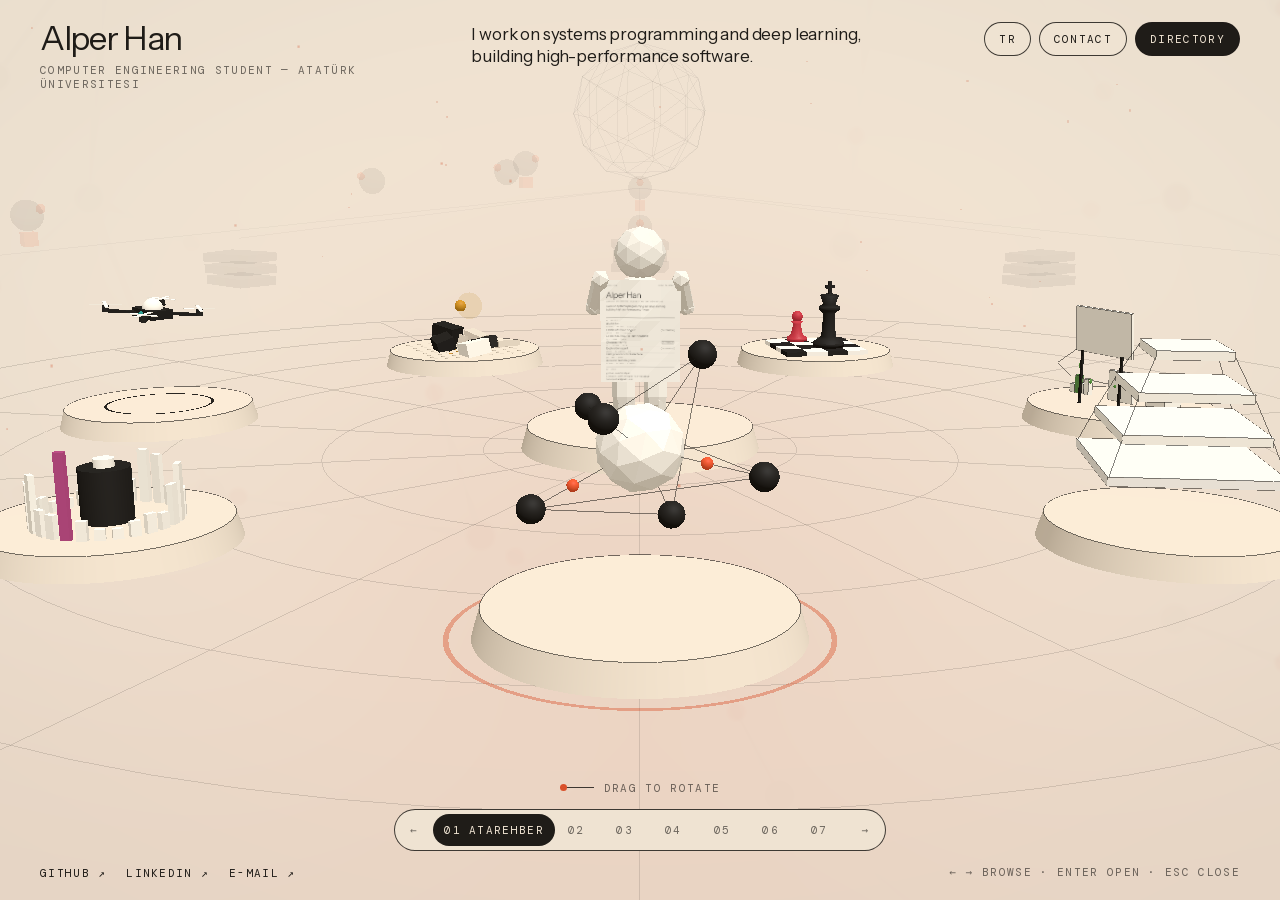
<file: index.html>
<!doctype html>
<html lang="tr">
  <head>
    <meta charset="UTF-8" />
    <meta http-equiv="Content-Security-Policy" content="default-src 'self'; script-src 'self'; style-src 'self' 'sha256-Fo7mXQ2aoVbg2xZQ/1V31jo4iFUqvGhM+zaeYAQC4xI='; img-src 'self' data:; font-src 'self'; connect-src 'self'; object-src 'none'; base-uri 'self'; form-action 'none'; upgrade-insecure-requests" />
    <meta name="viewport" content="width=device-width, initial-scale=1.0" />
    <title>Alper Han · Bilgisayar Mühendisliği Öğrencisi</title>
    <meta name="description" content="Alper Han — Sistem programlama ve derin öğrenme üzerine çalışıyorum; yüksek performanslı yazılımlar geliştiriyorum." />
    <meta name="theme-color" content="#ebe6da" />
    <link rel="icon" type="image/svg+xml" href="/favicon.svg" />
    <link rel="canonical" href="https://siralper.github.io/" />
    <link rel="alternate" hreflang="tr" href="https://siralper.github.io/" />
    <link rel="alternate" hreflang="en" href="https://siralper.github.io/?lang=en" />
    <meta property="og:type" content="website" />
    <meta property="og:site_name" content="SirAlper" />
    <meta property="og:title" content="Alper Han · Bilgisayar Mühendisliği Öğrencisi" />
    <meta property="og:description" content="Alper Han — Sistem programlama ve derin öğrenme üzerine çalışıyorum; yüksek performanslı yazılımlar geliştiriyorum." />
    <meta property="og:url" content="https://siralper.github.io/" />
    <meta property="og:image" content="https://siralper.github.io/og-image.jpg" />
    <meta property="og:image:width" content="1200" />
    <meta property="og:image:height" content="630" />
    <meta name="twitter:card" content="summary_large_image" />
    <link rel="preload" href="/fonts/instrumentsans-latin.woff2" as="font" type="font/woff2" crossorigin />
    <link rel="preload" href="/fonts/dmmono-400-latin.woff2" as="font" type="font/woff2" crossorigin />
    <!-- JS kapalıysa 3D arayüzü gizle, sayfayı kaydırılabilir yap; liste stilleri app.css içinde -->
    <noscript><style>#app{display:none!important}html body{height:auto;overflow:auto}</style></noscript>
    <script type="module" crossorigin src="/assets/main-BM_4sODB.js"></script>
    <link rel="stylesheet" crossorigin href="/assets/main-DakWDa1O.css">
  </head>
  <body>
    <div id="app" class="app is-loading">
      <canvas class="stage" aria-hidden="true"></canvas>

      <header class="hud-header">
        <div class="identity">
          <h1 class="identity__name"><a href="/" data-name></a></h1>
          <p class="identity__role" data-role></p>
        </div>
        <p class="identity__about" data-about></p>
        <nav class="hud-actions">
          <button class="btn" type="button" data-lang-toggle></button>
          <!-- Fareyle ortadaki 3B kâğıda tıklanır; bu link klavye ve ekran okuyucu için, odaklanınca görünür -->
          <a class="btn btn--peek" data-quick-view></a>
          <button class="btn" type="button" data-contact-open></button>
          <button class="btn btn--solid" type="button" data-directory-open aria-haspopup="dialog"></button>
        </nav>
      </header>

      <div class="hud-bottom">
        <p class="drag-hint" data-drag-hint aria-hidden="true">
          <span class="drag-hint__track"><span class="drag-hint__dot"></span></span>
          <span data-drag-hint-label></span>
        </p>
        <nav class="rail" data-rail>
          <button class="rail__step" type="button" data-step="-1">←</button>
          <ol class="rail__list"></ol>
          <button class="rail__step" type="button" data-step="1">→</button>
        </nav>
        <footer class="hud-footer" data-footer></footer>
      </div>

      <aside class="panel" data-panel aria-labelledby="panel-title" hidden></aside>

      <dialog class="directory" data-directory aria-labelledby="directory-title"></dialog>

      <div class="tooltip" data-tooltip aria-hidden="true"></div>
      <p class="loader" data-loader role="status"></p>
      <div class="fallback" data-fallback hidden></div>
    </div>

    <noscript>
      
  <div class="qv">
    <header class="qv__header">
      <nav class="qv__nav" aria-label="Hızlı görünüm">
        <a href="/">← 3B deneyim</a>
        <a href="/en/cv" lang="en" hreflang="en">English</a>
      </nav>
      <h1 class="qv__name">Alper Han</h1>
      <p class="qv__role">Bilgisayar Mühendisliği Öğrencisi — Atatürk Üniversitesi</p>
      <p class="qv__about">Sistem programlama ve derin öğrenme üzerine çalışıyorum; yüksek performanslı yazılımlar geliştiriyorum.</p>
    </header>

    <section class="qv__section" aria-labelledby="qv-projects">
      <h2 class="qv__label" id="qv-projects"><span>01</span> Projeler</h2>
      <ol class="qv__list">
        <li class="qv__row">
          <strong class="qv__title">AtaRehber</strong>
          <span class="qv__meta"><span lang="en">Python · FastAPI · LangGraph · Ollama · React · TypeScript</span></span>
          <span class="qv__meta qv__status"></span>
          <p class="qv__summary"><span class="qv__tag">OpenLocalRagAgents · MIT</span> Yerel çoklu ajan RAG platformu, açık kaynak (MIT)</p>
          <p class="qv__links"><a href="https://github.com/SirAlper/AtaRehber" target="_blank" rel="noreferrer" lang="en">AtaRehber ↗</a><a href="https://github.com/SirAlper/OpenLocalRagAgents" target="_blank" rel="noreferrer" lang="en">OpenLocalRagAgents ↗</a></p>
        </li>
        <li class="qv__row">
          <strong class="qv__title">ONNX çıkarım motoru</strong>
          <span class="qv__meta"><span lang="en">C++20 · CMake · Protobuf · GoogleTest</span></span>
          <span class="qv__meta qv__status"><span class="status">Devam ediyor</span></span>
          <p class="qv__summary">C++ ile sıfırdan yazılan inference engine</p>
          <p class="qv__links"><a href="https://github.com/SirAlper/inference-engine" target="_blank" rel="noreferrer" lang="en">GitHub ↗</a></p>
        </li>
        <li class="qv__row">
          <strong class="qv__title">CERN ROOT: SOFIE katkıları</strong>
          <span class="qv__meta"><span lang="en">C++ · ONNX · CMake · GoogleTest · Python · PyTorch</span></span>
          <span class="qv__meta qv__status"></span>
          <p class="qv__summary"><span class="qv__tag">CERN ROOT · TMVA / SOFIE</span> CERN ROOT&#39;un ONNX çıkarım motoru SOFIE&#39;ye yeni operatörler: ArgMax ve PRelu</p>
          <p class="qv__links"><a href="https://github.com/root-project/root/pull/23830" target="_blank" rel="noreferrer" lang="en">ArgMax · #23830 ↗</a><a href="https://github.com/root-project/root/pull/23847" target="_blank" rel="noreferrer" lang="en">PRelu · #23847 ↗</a><a href="https://github.com/root-project/root" target="_blank" rel="noreferrer" lang="en">ROOT ↗</a></p>
        </li>
        <li class="qv__row">
          <strong class="qv__title">Satranç oyunu + yapay zekâ</strong>
          <span class="qv__meta"><span lang="en">C++ · OpenGL · GLFW · CMake · Python · PyTorch · ONNX</span></span>
          <span class="qv__meta qv__status"><span class="status">Devam ediyor</span></span>
          <p class="qv__summary">Satranç oyunu ve onu oynayan motor</p>
          <p class="qv__links"><span class="muted">Herkese açık bağlantı yok</span></p>
        </li>
        <li class="qv__row">
          <strong class="qv__title">Keşif ajanı</strong>
          <span class="qv__meta"><span lang="en">Unity · ML-Agents · C# · Python</span></span>
          <span class="qv__meta qv__status"><span class="status">Devam ediyor</span></span>
          <p class="qv__summary"><span class="qv__tag">TÜBİTAK 2209-A</span> Deprem enkazı simülasyonunda merak tabanlı keşif</p>
          <p class="qv__links"><span class="muted">Herkese açık bağlantı yok</span></p>
        </li>
        <li class="qv__row">
          <strong class="qv__title">İHA yer kontrol arayüzü</strong>
          <span class="qv__meta"><span lang="en">C# · WPF · MVVM · WebView2 · Leaflet.js · LibVLCSharp</span></span>
          <span class="qv__meta qv__status"></span>
          <p class="qv__summary"><span class="qv__tag">TEKNOFEST</span> TEKNOFEST takımında telemetri / görev kontrol UI</p>
          <p class="qv__links"><a href="https://github.com/SirAlper/EtukenControlStation" target="_blank" rel="noreferrer" lang="en">GitHub ↗</a></p>
        </li>
        <li class="qv__row">
          <strong class="qv__title">Ses ile arıza teşhisi</strong>
          <span class="qv__meta"><span lang="en">Python · PyTorch · librosa · Arduino</span></span>
          <span class="qv__meta qv__status"></span>
          <p class="qv__summary"><span class="qv__tag">Sonus · Hackathon</span> Hackathon projesi, 28 takım arasında 4.</p>
          <p class="qv__links"><a href="https://github.com/SirAlper/Sonus" target="_blank" rel="noreferrer" lang="en">GitHub ↗</a></p>
        </li></ol>
    </section>

    <section class="qv__section" aria-labelledby="qv-about">
      <h2 class="qv__label" id="qv-about"><span>02</span> Hakkında</h2>
      <dl class="qv__facts">
        <dt>İlgi alanları</dt><dd>Makine öğrenmesi · Oyun geliştirme · Sistem programlama (C++) · Grafik</dd>
        <dt>Diğer</dt><dd>Google Oyun ve Uygulama Akademisi mezunu<br />Riot Games Türkiye Kampüs Elçisi</dd>
      </dl>
    </section>

    <footer class="qv__footer">
      <span class="qv__label"><span>03</span> Bağlantılar</span>
      <p class="qv__links qv__links--big"><a href="https://github.com/SirAlper" target="_blank" rel="noreferrer" lang="en">GitHub ↗</a><a href="https://www.linkedin.com/in/alper-han-4a1a1bb9/" target="_blank" rel="noreferrer" lang="en">LinkedIn ↗</a><a href="mailto:hanalperhan@gmail.com" lang="en">E-mail ↗</a></p>
    </footer>
  </div>
    </noscript>
  </body>
</html>
</file>
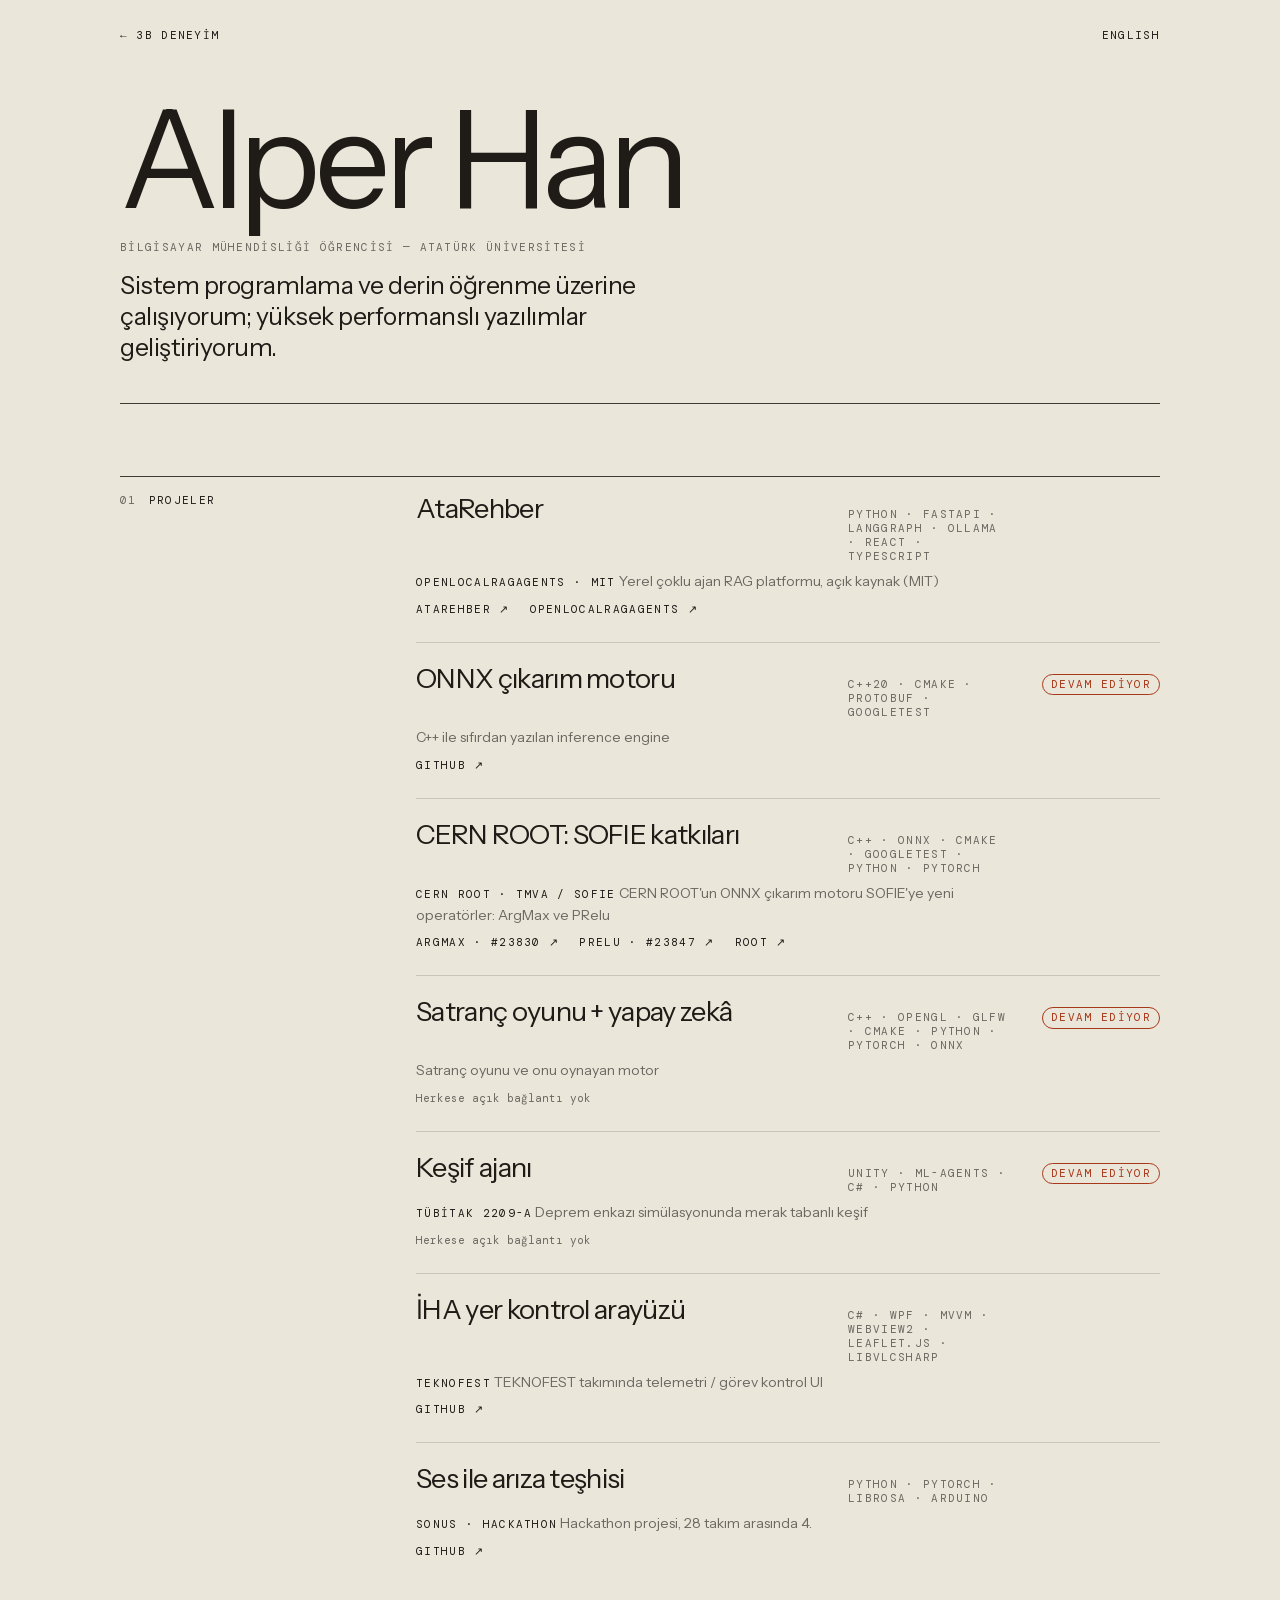
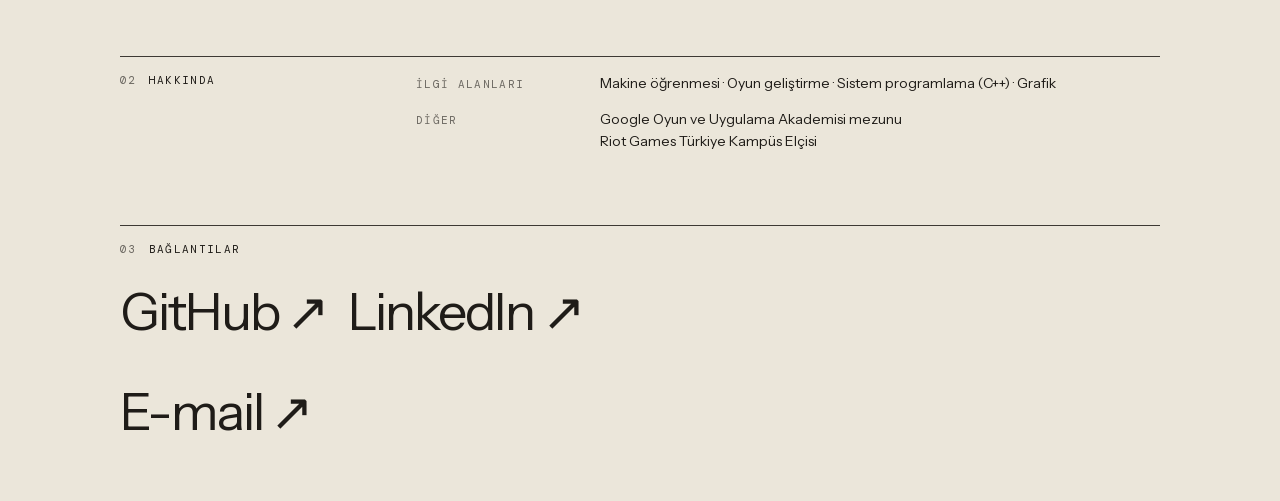
<file: cv.html>
<!doctype html>
<html lang="tr">
  <head>
    <meta charset="UTF-8" />
    <meta http-equiv="Content-Security-Policy" content="default-src 'self'; script-src 'self'; style-src 'self'; img-src 'self' data:; font-src 'self'; connect-src 'self'; object-src 'none'; base-uri 'self'; form-action 'none'; upgrade-insecure-requests" />
    <meta name="viewport" content="width=device-width, initial-scale=1.0" />
    <title>Alper Han · Hızlı görünüm</title>
    <meta name="description" content="Alper Han — Sistem programlama ve derin öğrenme üzerine çalışıyorum; yüksek performanslı yazılımlar geliştiriyorum." />
    <meta name="theme-color" content="#ebe6da" />
    <link rel="icon" type="image/svg+xml" href="/favicon.svg" />
    <link rel="canonical" href="https://siralper.github.io/cv" />
    <link rel="alternate" hreflang="en" href="https://siralper.github.io/en/cv" />
    <meta property="og:type" content="profile" />
    <meta property="og:title" content="Alper Han · Hızlı görünüm" />
    <meta property="og:description" content="Alper Han — Sistem programlama ve derin öğrenme üzerine çalışıyorum; yüksek performanslı yazılımlar geliştiriyorum." />
    <meta property="og:image" content="https://siralper.github.io/og-image.jpg" />
    <meta property="og:image:width" content="1200" />
    <meta property="og:image:height" content="630" />
    <meta name="twitter:card" content="summary_large_image" />
    <meta property="og:url" content="https://siralper.github.io/cv" />
    <link rel="preload" href="/fonts/instrumentsans-latin.woff2" as="font" type="font/woff2" crossorigin />
    <link rel="stylesheet" crossorigin href="/assets/quick-view-DRAt-xEB.css">
  </head>
  <body>
    
  <div class="qv">
    <header class="qv__header">
      <nav class="qv__nav" aria-label="Hızlı görünüm">
        <a href="/">← 3B deneyim</a>
        <a href="/en/cv" lang="en" hreflang="en">English</a>
      </nav>
      <h1 class="qv__name">Alper Han</h1>
      <p class="qv__role">Bilgisayar Mühendisliği Öğrencisi — Atatürk Üniversitesi</p>
      <p class="qv__about">Sistem programlama ve derin öğrenme üzerine çalışıyorum; yüksek performanslı yazılımlar geliştiriyorum.</p>
    </header>

    <section class="qv__section" aria-labelledby="qv-projects">
      <h2 class="qv__label" id="qv-projects"><span>01</span> Projeler</h2>
      <ol class="qv__list">
        <li class="qv__row">
          <strong class="qv__title">AtaRehber</strong>
          <span class="qv__meta"><span lang="en">Python · FastAPI · LangGraph · Ollama · React · TypeScript</span></span>
          <span class="qv__meta qv__status"></span>
          <p class="qv__summary"><span class="qv__tag">OpenLocalRagAgents · MIT</span> Yerel çoklu ajan RAG platformu, açık kaynak (MIT)</p>
          <p class="qv__links"><a href="https://github.com/SirAlper/AtaRehber" target="_blank" rel="noreferrer" lang="en">AtaRehber ↗</a><a href="https://github.com/SirAlper/OpenLocalRagAgents" target="_blank" rel="noreferrer" lang="en">OpenLocalRagAgents ↗</a></p>
        </li>
        <li class="qv__row">
          <strong class="qv__title">ONNX çıkarım motoru</strong>
          <span class="qv__meta"><span lang="en">C++20 · CMake · Protobuf · GoogleTest</span></span>
          <span class="qv__meta qv__status"><span class="status">Devam ediyor</span></span>
          <p class="qv__summary">C++ ile sıfırdan yazılan inference engine</p>
          <p class="qv__links"><a href="https://github.com/SirAlper/inference-engine" target="_blank" rel="noreferrer" lang="en">GitHub ↗</a></p>
        </li>
        <li class="qv__row">
          <strong class="qv__title">CERN ROOT: SOFIE katkıları</strong>
          <span class="qv__meta"><span lang="en">C++ · ONNX · CMake · GoogleTest · Python · PyTorch</span></span>
          <span class="qv__meta qv__status"></span>
          <p class="qv__summary"><span class="qv__tag">CERN ROOT · TMVA / SOFIE</span> CERN ROOT&#39;un ONNX çıkarım motoru SOFIE&#39;ye yeni operatörler: ArgMax ve PRelu</p>
          <p class="qv__links"><a href="https://github.com/root-project/root/pull/23830" target="_blank" rel="noreferrer" lang="en">ArgMax · #23830 ↗</a><a href="https://github.com/root-project/root/pull/23847" target="_blank" rel="noreferrer" lang="en">PRelu · #23847 ↗</a><a href="https://github.com/root-project/root" target="_blank" rel="noreferrer" lang="en">ROOT ↗</a></p>
        </li>
        <li class="qv__row">
          <strong class="qv__title">Satranç oyunu + yapay zekâ</strong>
          <span class="qv__meta"><span lang="en">C++ · OpenGL · GLFW · CMake · Python · PyTorch · ONNX</span></span>
          <span class="qv__meta qv__status"><span class="status">Devam ediyor</span></span>
          <p class="qv__summary">Satranç oyunu ve onu oynayan motor</p>
          <p class="qv__links"><span class="muted">Herkese açık bağlantı yok</span></p>
        </li>
        <li class="qv__row">
          <strong class="qv__title">Keşif ajanı</strong>
          <span class="qv__meta"><span lang="en">Unity · ML-Agents · C# · Python</span></span>
          <span class="qv__meta qv__status"><span class="status">Devam ediyor</span></span>
          <p class="qv__summary"><span class="qv__tag">TÜBİTAK 2209-A</span> Deprem enkazı simülasyonunda merak tabanlı keşif</p>
          <p class="qv__links"><span class="muted">Herkese açık bağlantı yok</span></p>
        </li>
        <li class="qv__row">
          <strong class="qv__title">İHA yer kontrol arayüzü</strong>
          <span class="qv__meta"><span lang="en">C# · WPF · MVVM · WebView2 · Leaflet.js · LibVLCSharp</span></span>
          <span class="qv__meta qv__status"></span>
          <p class="qv__summary"><span class="qv__tag">TEKNOFEST</span> TEKNOFEST takımında telemetri / görev kontrol UI</p>
          <p class="qv__links"><a href="https://github.com/SirAlper/EtukenControlStation" target="_blank" rel="noreferrer" lang="en">GitHub ↗</a></p>
        </li>
        <li class="qv__row">
          <strong class="qv__title">Ses ile arıza teşhisi</strong>
          <span class="qv__meta"><span lang="en">Python · PyTorch · librosa · Arduino</span></span>
          <span class="qv__meta qv__status"></span>
          <p class="qv__summary"><span class="qv__tag">Sonus · Hackathon</span> Hackathon projesi, 28 takım arasında 4.</p>
          <p class="qv__links"><a href="https://github.com/SirAlper/Sonus" target="_blank" rel="noreferrer" lang="en">GitHub ↗</a></p>
        </li></ol>
    </section>

    <section class="qv__section" aria-labelledby="qv-about">
      <h2 class="qv__label" id="qv-about"><span>02</span> Hakkında</h2>
      <dl class="qv__facts">
        <dt>İlgi alanları</dt><dd>Makine öğrenmesi · Oyun geliştirme · Sistem programlama (C++) · Grafik</dd>
        <dt>Diğer</dt><dd>Google Oyun ve Uygulama Akademisi mezunu<br />Riot Games Türkiye Kampüs Elçisi</dd>
      </dl>
    </section>

    <footer class="qv__footer">
      <span class="qv__label"><span>03</span> Bağlantılar</span>
      <p class="qv__links qv__links--big"><a href="https://github.com/SirAlper" target="_blank" rel="noreferrer" lang="en">GitHub ↗</a><a href="https://www.linkedin.com/in/alper-han-4a1a1bb9/" target="_blank" rel="noreferrer" lang="en">LinkedIn ↗</a><a href="mailto:hanalperhan@gmail.com" lang="en">E-mail ↗</a></p>
    </footer>
  </div>
  </body>
</html>
</file>
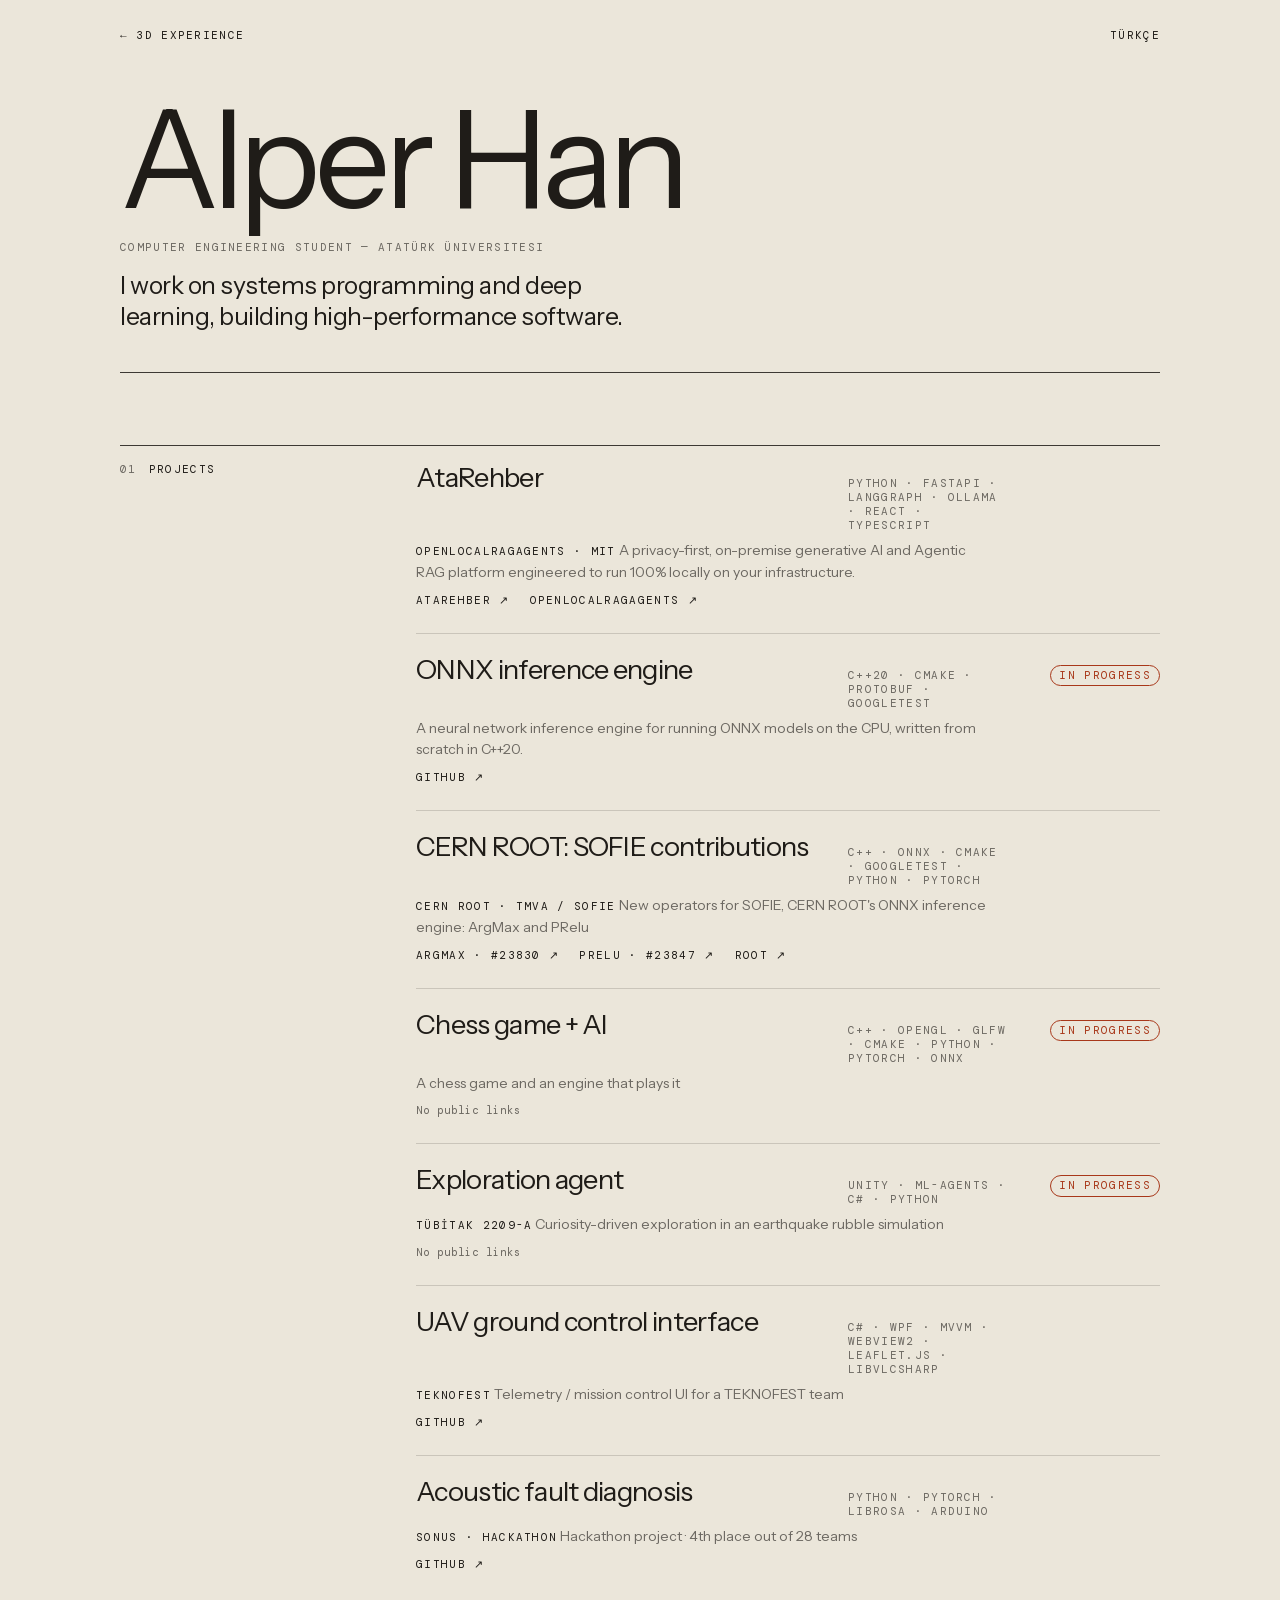
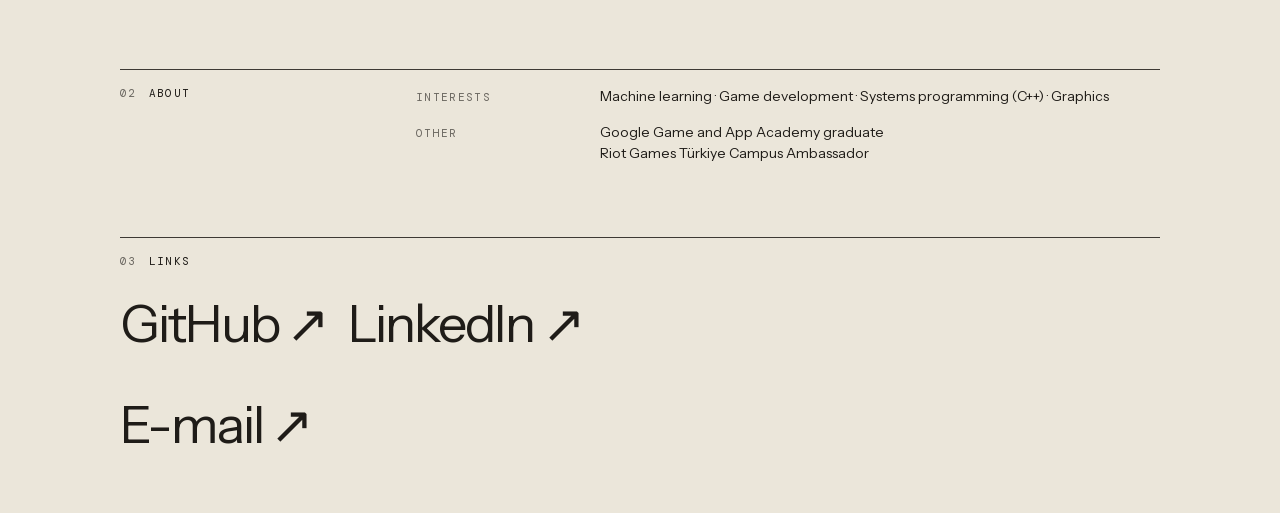
<file: en/cv.html>
<!doctype html>
<html lang="en">
  <head>
    <meta charset="UTF-8" />
    <meta http-equiv="Content-Security-Policy" content="default-src 'self'; script-src 'self'; style-src 'self'; img-src 'self' data:; font-src 'self'; connect-src 'self'; object-src 'none'; base-uri 'self'; form-action 'none'; upgrade-insecure-requests" />
    <meta name="viewport" content="width=device-width, initial-scale=1.0" />
    <title>Alper Han · Quick view</title>
    <meta name="description" content="Alper Han — I work on systems programming and deep learning, building high-performance software." />
    <meta name="theme-color" content="#ebe6da" />
    <link rel="icon" type="image/svg+xml" href="/favicon.svg" />
    <link rel="canonical" href="https://siralper.github.io/en/cv" />
    <link rel="alternate" hreflang="tr" href="https://siralper.github.io/cv" />
    <meta property="og:type" content="profile" />
    <meta property="og:title" content="Alper Han · Quick view" />
    <meta property="og:description" content="Alper Han — I work on systems programming and deep learning, building high-performance software." />
    <meta property="og:image" content="https://siralper.github.io/og-image.jpg" />
    <meta property="og:image:width" content="1200" />
    <meta property="og:image:height" content="630" />
    <meta name="twitter:card" content="summary_large_image" />
    <meta property="og:url" content="https://siralper.github.io/en/cv" />
    <link rel="preload" href="/fonts/instrumentsans-latin.woff2" as="font" type="font/woff2" crossorigin />
    <link rel="stylesheet" crossorigin href="/assets/quick-view-DRAt-xEB.css">
  </head>
  <body>
    
  <div class="qv">
    <header class="qv__header">
      <nav class="qv__nav" aria-label="Quick view">
        <a href="/?lang=en">← 3D experience</a>
        <a href="/cv" lang="tr" hreflang="tr">Türkçe</a>
      </nav>
      <h1 class="qv__name">Alper Han</h1>
      <p class="qv__role">Computer Engineering Student — Atatürk Üniversitesi</p>
      <p class="qv__about">I work on systems programming and deep learning, building high-performance software.</p>
    </header>

    <section class="qv__section" aria-labelledby="qv-projects">
      <h2 class="qv__label" id="qv-projects"><span>01</span> Projects</h2>
      <ol class="qv__list">
        <li class="qv__row">
          <strong class="qv__title">AtaRehber</strong>
          <span class="qv__meta"><span lang="en">Python · FastAPI · LangGraph · Ollama · React · TypeScript</span></span>
          <span class="qv__meta qv__status"></span>
          <p class="qv__summary"><span class="qv__tag">OpenLocalRagAgents · MIT</span> A privacy-first, on-premise generative AI and Agentic RAG platform engineered to run 100% locally on your infrastructure.</p>
          <p class="qv__links"><a href="https://github.com/SirAlper/AtaRehber" target="_blank" rel="noreferrer" lang="en">AtaRehber ↗</a><a href="https://github.com/SirAlper/OpenLocalRagAgents" target="_blank" rel="noreferrer" lang="en">OpenLocalRagAgents ↗</a></p>
        </li>
        <li class="qv__row">
          <strong class="qv__title">ONNX inference engine</strong>
          <span class="qv__meta"><span lang="en">C++20 · CMake · Protobuf · GoogleTest</span></span>
          <span class="qv__meta qv__status"><span class="status">In progress</span></span>
          <p class="qv__summary">A neural network inference engine for running ONNX models on the CPU, written from scratch in C++20.</p>
          <p class="qv__links"><a href="https://github.com/SirAlper/inference-engine" target="_blank" rel="noreferrer" lang="en">GitHub ↗</a></p>
        </li>
        <li class="qv__row">
          <strong class="qv__title">CERN ROOT: SOFIE contributions</strong>
          <span class="qv__meta"><span lang="en">C++ · ONNX · CMake · GoogleTest · Python · PyTorch</span></span>
          <span class="qv__meta qv__status"></span>
          <p class="qv__summary"><span class="qv__tag">CERN ROOT · TMVA / SOFIE</span> New operators for SOFIE, CERN ROOT&#39;s ONNX inference engine: ArgMax and PRelu</p>
          <p class="qv__links"><a href="https://github.com/root-project/root/pull/23830" target="_blank" rel="noreferrer" lang="en">ArgMax · #23830 ↗</a><a href="https://github.com/root-project/root/pull/23847" target="_blank" rel="noreferrer" lang="en">PRelu · #23847 ↗</a><a href="https://github.com/root-project/root" target="_blank" rel="noreferrer" lang="en">ROOT ↗</a></p>
        </li>
        <li class="qv__row">
          <strong class="qv__title">Chess game + AI</strong>
          <span class="qv__meta"><span lang="en">C++ · OpenGL · GLFW · CMake · Python · PyTorch · ONNX</span></span>
          <span class="qv__meta qv__status"><span class="status">In progress</span></span>
          <p class="qv__summary">A chess game and an engine that plays it</p>
          <p class="qv__links"><span class="muted">No public links</span></p>
        </li>
        <li class="qv__row">
          <strong class="qv__title">Exploration agent</strong>
          <span class="qv__meta"><span lang="en">Unity · ML-Agents · C# · Python</span></span>
          <span class="qv__meta qv__status"><span class="status">In progress</span></span>
          <p class="qv__summary"><span class="qv__tag">TÜBİTAK 2209-A</span> Curiosity-driven exploration in an earthquake rubble simulation</p>
          <p class="qv__links"><span class="muted">No public links</span></p>
        </li>
        <li class="qv__row">
          <strong class="qv__title">UAV ground control interface</strong>
          <span class="qv__meta"><span lang="en">C# · WPF · MVVM · WebView2 · Leaflet.js · LibVLCSharp</span></span>
          <span class="qv__meta qv__status"></span>
          <p class="qv__summary"><span class="qv__tag">TEKNOFEST</span> Telemetry / mission control UI for a TEKNOFEST team</p>
          <p class="qv__links"><a href="https://github.com/SirAlper/EtukenControlStation" target="_blank" rel="noreferrer" lang="en">GitHub ↗</a></p>
        </li>
        <li class="qv__row">
          <strong class="qv__title">Acoustic fault diagnosis</strong>
          <span class="qv__meta"><span lang="en">Python · PyTorch · librosa · Arduino</span></span>
          <span class="qv__meta qv__status"></span>
          <p class="qv__summary"><span class="qv__tag">Sonus · Hackathon</span> Hackathon project · 4th place out of 28 teams</p>
          <p class="qv__links"><a href="https://github.com/SirAlper/Sonus" target="_blank" rel="noreferrer" lang="en">GitHub ↗</a></p>
        </li></ol>
    </section>

    <section class="qv__section" aria-labelledby="qv-about">
      <h2 class="qv__label" id="qv-about"><span>02</span> About</h2>
      <dl class="qv__facts">
        <dt>Interests</dt><dd>Machine learning · Game development · Systems programming (C++) · Graphics</dd>
        <dt>Other</dt><dd>Google Game and App Academy graduate<br />Riot Games Türkiye Campus Ambassador</dd>
      </dl>
    </section>

    <footer class="qv__footer">
      <span class="qv__label"><span>03</span> Links</span>
      <p class="qv__links qv__links--big"><a href="https://github.com/SirAlper" target="_blank" rel="noreferrer" lang="en">GitHub ↗</a><a href="https://www.linkedin.com/in/alper-han-4a1a1bb9/" target="_blank" rel="noreferrer" lang="en">LinkedIn ↗</a><a href="mailto:hanalperhan@gmail.com" lang="en">E-mail ↗</a></p>
    </footer>
  </div>
  </body>
</html>
</file>
<file: assets/main-DakWDa1O.css>
@font-face{font-family:Instrument Sans;src:url(/fonts/instrumentsans-latin.woff2)format("woff2");font-weight:400 600;font-display:swap;unicode-range:U+??,U+131,U+152-153,U+2BB-2BC,U+2C6,U+2DA,U+2DC,U+304,U+308,U+329,U+2000-206F,U+20AC,U+2122,U+2191,U+2193,U+2212,U+2215,U+FEFF,U+FFFD}@font-face{font-family:Instrument Sans;src:url(/fonts/instrumentsans-latin-ext.woff2)format("woff2");font-weight:400 600;font-display:swap;unicode-range:U+100-2BA,U+2BD-2C5,U+2C7-2CC,U+2CE-2D7,U+2DD-2FF,U+304,U+308,U+329,U+1D00-1DBF,U+1E00-1E9F,U+1EF2-1EFF,U+2020,U+20A0-20AB,U+20AD-20C4,U+2113,U+2C60-2C7F,U+A720-A7FF}@font-face{font-family:DM Mono;src:url(/fonts/dmmono-400-latin.woff2)format("woff2");font-weight:400;font-display:swap;unicode-range:U+??,U+131,U+152-153,U+2BB-2BC,U+2C6,U+2DA,U+2DC,U+304,U+308,U+329,U+2000-206F,U+20AC,U+2122,U+2191,U+2193,U+2212,U+2215,U+FEFF,U+FFFD}@font-face{font-family:DM Mono;src:url(/fonts/dmmono-400-latin-ext.woff2)format("woff2");font-weight:400;font-display:swap;unicode-range:U+100-2BA,U+2BD-2C5,U+2C7-2CC,U+2CE-2D7,U+2DD-2FF,U+304,U+308,U+329,U+1D00-1DBF,U+1E00-1E9F,U+1EF2-1EFF,U+2020,U+20A0-20AB,U+20AD-20C4,U+2113,U+2C60-2C7F,U+A720-A7FF}@font-face{font-family:DM Mono;src:url(/fonts/dmmono-500-latin.woff2)format("woff2");font-weight:500;font-display:swap;unicode-range:U+??,U+131,U+152-153,U+2BB-2BC,U+2C6,U+2DA,U+2DC,U+304,U+308,U+329,U+2000-206F,U+20AC,U+2122,U+2191,U+2193,U+2212,U+2215,U+FEFF,U+FFFD}@font-face{font-family:DM Mono;src:url(/fonts/dmmono-500-latin-ext.woff2)format("woff2");font-weight:500;font-display:swap;unicode-range:U+100-2BA,U+2BD-2C5,U+2C7-2CC,U+2CE-2D7,U+2DD-2FF,U+304,U+308,U+329,U+1D00-1DBF,U+1E00-1E9F,U+1EF2-1EFF,U+2020,U+20A0-20AB,U+20AD-20C4,U+2113,U+2C60-2C7F,U+A720-A7FF}:root{--paper:#ebe6da;--paper-2:#e0d9ca;--paper-3:#d4ccba;--ink:#1f1c18;--ink-muted:#1f1c189e;--line:#1f1c1829;--line-strong:#1f1c18d9;--accent:#d9502a;--accent-ink:#a8381a;--font-display:"Instrument Sans", "Helvetica Neue", Arial, sans-serif;--font-mono:"DM Mono", ui-monospace, "SFMono-Regular", Menlo, monospace;--t-label:.6875rem;--t-label-track:.12em;--t-ui:.875rem;--ease:cubic-bezier(.65, 0, .35, 1);--gutter:clamp(16px, 3.2vw, 40px)}*,:before,:after{box-sizing:border-box}html{-webkit-text-size-adjust:100%}body{color:var(--ink);background:var(--paper);font-family:var(--font-display);-webkit-font-smoothing:antialiased;margin:0}a{color:inherit}[hidden]{display:none!important}::selection{color:var(--paper);background:var(--ink)}:focus-visible{outline:2px solid var(--accent-ink);outline-offset:3px}.mono,.label{font-family:var(--font-mono);font-size:var(--t-label);letter-spacing:var(--t-label-track);text-transform:uppercase}.muted{color:var(--ink-muted)}.todo{border:1px dashed var(--accent-ink);color:var(--accent-ink);font-family:var(--font-mono);letter-spacing:.06em;vertical-align:.1em;border-radius:3px;padding:0 .4em;font-size:.75em;line-height:1.5;display:inline-block}.visually-hidden{clip-path:inset(50%);white-space:nowrap;width:1px;height:1px;overflow:hidden;position:absolute!important}@media (prefers-reduced-motion:reduce){*,:before,:after{transition-duration:.01ms!important;animation-duration:.01ms!important;animation-iteration-count:1!important}}.qv{max-width:1120px;min-height:100vh;padding:28px var(--gutter) 48px;margin:0 auto}.qv a{transition:background-size .4s var(--ease);background:linear-gradient(currentColor,currentColor) 0 100%/0 1px no-repeat;text-decoration:none}:is(.qv a:hover,.qv a:focus-visible){background-size:100% 1px}.qv__nav{font-family:var(--font-mono);font-size:var(--t-label);letter-spacing:var(--t-label-track);text-transform:uppercase;justify-content:space-between;gap:16px;margin-bottom:56px;display:flex}.qv__header{border-bottom:1px solid var(--line-strong);padding-bottom:40px}.qv__name{letter-spacing:-.05em;margin:0;font-size:clamp(3rem,11vw,8.5rem);font-weight:400;line-height:.9}.qv__role{color:var(--ink-muted);font-family:var(--font-mono);font-size:var(--t-label);letter-spacing:var(--t-label-track);text-transform:uppercase;margin:20px 0 0}.qv__about{letter-spacing:-.02em;max-width:34rem;margin:16px 0 0;font-size:clamp(1.2rem,2vw,1.55rem);line-height:1.25}.qv__section,.qv__footer{border-top:1px solid var(--line-strong);grid-template-columns:minmax(0,1fr) minmax(0,3fr);column-gap:48px;margin-top:72px;padding-top:16px;display:grid}.qv__label{font-family:var(--font-mono);font-size:var(--t-label);letter-spacing:var(--t-label-track);text-transform:uppercase;gap:12px;margin:0 0 16px;font-weight:400;display:flex}.qv__label span{color:var(--ink-muted)}.qv__list{margin:0;padding:0;list-style:none}.qv__row{grid-template-columns:minmax(0,1fr) 10rem 8rem;align-items:baseline;gap:8px 24px;padding-bottom:24px;display:grid}.qv__row+.qv__row{border-top:1px solid var(--line);padding-top:20px}.qv__title{letter-spacing:-.025em;font-size:clamp(1.3rem,2.2vw,1.7rem);font-weight:400;line-height:1.15}.qv__meta{color:var(--ink-muted);font-family:var(--font-mono);font-size:var(--t-label);letter-spacing:var(--t-label-track);text-transform:uppercase}.qv__status{text-align:right}.status{color:var(--accent-ink);font-family:var(--font-mono);font-size:var(--t-label);letter-spacing:var(--t-label-track);text-transform:uppercase;white-space:nowrap;border:1px solid;border-radius:999px;padding:2px 8px;line-height:1.4;display:inline-block}.qv__summary,.qv__links{max-width:36rem;color:var(--ink-muted);font-size:var(--t-ui);grid-column:1/-1;margin:0;line-height:1.55}.qv__tag{color:var(--ink);font-family:var(--font-mono);font-size:var(--t-label);letter-spacing:var(--t-label-track);text-transform:uppercase}.qv__links{color:var(--ink);font-family:var(--font-mono);font-size:var(--t-label);letter-spacing:var(--t-label-track);text-transform:uppercase;flex-wrap:wrap;gap:20px;display:flex}.qv__links .muted{text-transform:none;letter-spacing:0}.qv__links--big{font-family:var(--font-display);letter-spacing:-.04em;text-transform:none;font-size:clamp(1.75rem,5vw,3.25rem)}.qv__facts{font-size:var(--t-ui);grid-template-columns:10rem minmax(0,1fr);gap:14px 24px;margin:0;line-height:1.55;display:grid}.qv__facts dt{color:var(--ink-muted);font-family:var(--font-mono);font-size:var(--t-label);letter-spacing:var(--t-label-track);text-transform:uppercase;line-height:2}.qv__facts dd{margin:0}@media (max-width:760px){.qv__nav{margin-bottom:40px}.qv__section,.qv__footer{grid-template-columns:minmax(0,1fr);margin-top:48px}.qv__row{grid-template-columns:minmax(0,1fr) max-content}.qv__title{grid-column:1/-1}.qv__facts{grid-template-columns:minmax(0,1fr);row-gap:4px}.qv__facts dd+dt{margin-top:12px}}html,body{height:100%;overflow:hidden}@property --paper{syntax:"<color>";inherits:true;initial-value:#ebe6da}@property --paper-2{syntax:"<color>";inherits:true;initial-value:#e0d9ca}@property --accent{syntax:"<color>";inherits:true;initial-value:#d9502a}@property --accent-ink{syntax:"<color>";inherits:true;initial-value:#a8381a}:root{transition:--paper 1.2s var(--ease), --paper-2 1.2s var(--ease), --accent 1.2s var(--ease), --accent-ink 1.2s var(--ease)}.app{position:fixed;top:0;bottom:0;left:0;right:0;overflow:hidden}.stage{touch-action:none;cursor:grab;width:100%;height:100%;display:block;position:absolute;top:0;bottom:0;left:0;right:0}.stage.is-dragging{cursor:grabbing}.stage.is-hovering{cursor:pointer}.btn{border:1px solid var(--line-strong);height:34px;color:var(--ink);background:var(--paper);font-family:var(--font-mono);font-size:var(--t-label);letter-spacing:var(--t-label-track);text-transform:uppercase;cursor:pointer;transition:background-color .2s var(--ease), color .2s var(--ease);border-radius:999px;align-items:center;gap:8px;padding:0 14px;text-decoration:none;display:inline-flex}.btn:hover{background:var(--paper-2)}.btn--solid{color:var(--paper);background:var(--ink)}.btn--solid:hover{background:#3a352e}.hud-header{z-index:4;padding:22px var(--gutter);pointer-events:none;grid-template-columns:minmax(0,1fr) minmax(0,1.2fr) auto;align-items:start;gap:24px;display:grid;position:absolute;top:0;bottom:auto;left:0;right:0}.hud-header>*{pointer-events:auto}.identity__name{letter-spacing:-.04em;margin:0;font-size:clamp(1.6rem,2.6vw,2.2rem);font-weight:400;line-height:1}.identity__name a{text-decoration:none}.identity__role{color:var(--ink-muted);font-family:var(--font-mono);font-size:var(--t-label);letter-spacing:var(--t-label-track);text-transform:uppercase;margin:8px 0 0}.identity__about{letter-spacing:-.01em;max-width:26rem;margin:2px 0 0;font-size:1.05rem;line-height:1.3}.hud-actions{gap:8px;display:flex}.btn--peek:not(:focus-visible){clip-path:inset(50%);white-space:nowrap;border:0;width:1px;height:1px;padding:0;position:absolute;overflow:hidden}.hud-bottom{z-index:2;padding:0 var(--gutter) 18px;pointer-events:none;transition:opacity .4s var(--ease);justify-items:center;gap:14px;display:grid;position:absolute;top:auto;bottom:0;left:0;right:0}.hud-bottom>*{pointer-events:auto}.app.is-focus .hud-bottom{opacity:0;visibility:hidden}.drag-hint{color:var(--ink-muted);font-family:var(--font-mono);font-size:var(--t-label);letter-spacing:var(--t-label-track);text-transform:uppercase;transition:opacity .6s var(--ease);align-items:center;gap:10px;margin:0;display:flex}.drag-hint.is-hidden{opacity:0}.drag-hint__track{background:var(--line-strong);width:34px;height:1px;position:relative}.drag-hint__dot{background:var(--accent);width:7px;height:7px;animation:drag-hint 2.4s var(--ease) infinite;border-radius:50%;position:absolute;top:-3px;left:0}@keyframes drag-hint{0%,to{transform:translate(0)}50%{transform:translate(27px)}}.rail{border:1px solid var(--line-strong);background:var(--paper);border-radius:999px;align-items:center;gap:4px;padding:4px;display:flex}.rail__list{gap:2px;margin:0;padding:0;list-style:none;display:flex}.rail__item,.rail__step{height:32px;color:var(--ink-muted);font-family:var(--font-mono);font-size:var(--t-label);letter-spacing:var(--t-label-track);cursor:pointer;transition:background-color .2s var(--ease), color .2s var(--ease);background:0 0;border:0;border-radius:999px;align-items:center;gap:8px;padding:0 11px;display:inline-flex}.rail__item:hover,.rail__step:hover{color:var(--ink);background:var(--paper-2)}.rail__item[aria-current=true]{color:var(--paper);background:var(--ink)}.rail__name{white-space:nowrap;text-transform:uppercase;max-width:0;transition:max-width .5s var(--ease);overflow:hidden}.rail__item[aria-current=true] .rail__name{max-width:34ch}.hud-footer{color:var(--ink-muted);font-family:var(--font-mono);font-size:var(--t-label);letter-spacing:var(--t-label-track);text-transform:uppercase;justify-content:space-between;justify-self:stretch;gap:20px;display:flex}.hud-footer a{color:var(--ink);text-decoration:none}.hud-footer a:hover{text-underline-offset:4px;text-decoration:underline}.panel{z-index:3;width:min(460px,42vw);padding:92px var(--gutter) 28px;border-left:1px solid var(--line-strong);background:var(--paper);transition:transform .6s var(--ease);flex-direction:column;display:flex;position:absolute;top:0;bottom:0;right:0;overflow-y:auto;transform:translate(100%)}.panel.is-open{transform:none}.panel__top{justify-content:space-between;align-items:center;gap:12px;margin-bottom:48px;display:flex}.panel__index{color:var(--ink-muted);font-family:var(--font-mono);font-size:var(--t-label);letter-spacing:var(--t-label-track)}.panel__tag{color:var(--accent-ink);font-family:var(--font-mono);font-size:var(--t-label);letter-spacing:var(--t-label-track);text-transform:uppercase;margin:0 0 10px}.panel__title{letter-spacing:-.04em;margin:0;font-size:clamp(2rem,3.4vw,2.9rem);font-weight:400;line-height:1}.panel__title:focus{outline:none}.panel__summary{letter-spacing:-.01em;margin:18px 0 0;font-size:1.15rem;line-height:1.35}.panel__facts{border-top:1px solid var(--line-strong);font-size:var(--t-ui);grid-template-columns:7rem minmax(0,1fr);gap:12px 16px;margin:36px 0 0;padding-top:16px;display:grid}.panel__facts dt{color:var(--ink-muted);font-family:var(--font-mono);font-size:var(--t-label);letter-spacing:var(--t-label-track);text-transform:uppercase;line-height:1.9}.panel__facts dd{margin:0;line-height:1.5}.panel__facts .qv__links{font-size:var(--t-label)}.panel__description{color:var(--ink-muted);font-size:var(--t-ui);margin:28px 0 0;line-height:1.6}.panel__para{margin:0}.panel__para+.panel__para{margin-top:.9em}.panel__tag .status{margin-left:4px;padding-block-start:0;padding-block-end:0}.contact{border-top:1px solid var(--line-strong);margin:36px 0 0;padding:0;list-style:none}.contact__row{border-bottom:1px solid var(--line);gap:4px;padding:18px 0;text-decoration:none;display:grid}.contact__label{color:var(--ink-muted);font-family:var(--font-mono);font-size:var(--t-label);letter-spacing:var(--t-label-track);text-transform:uppercase}.contact__url{letter-spacing:-.02em;overflow-wrap:anywhere;font-size:clamp(1.1rem,1.8vw,1.4rem)}:is(.contact__row:hover .contact__url,.contact__row:focus-visible .contact__url){color:var(--accent-ink);text-underline-offset:5px;text-decoration:underline;text-decoration-thickness:1px}.panel__nav{justify-content:space-between;gap:8px;margin-top:auto;padding-top:40px;display:flex}.directory{width:100%;max-width:none;height:100%;max-height:none;color:var(--ink);background:var(--paper);border:0;margin:0;padding:0}.directory::backdrop{background:0 0}.directory[open]{animation:directory-in .45s var(--ease)}@keyframes directory-in{0%{opacity:0;transform:translateY(12px)}}.directory__inner{max-width:1120px;padding:22px var(--gutter) 48px;margin:0 auto}.directory__top{justify-content:space-between;align-items:center;margin-bottom:48px;display:flex}.directory__title{font-family:var(--font-mono);font-size:var(--t-label);letter-spacing:var(--t-label-track);text-transform:uppercase;margin:0;font-weight:400}.directory .qv__section:first-of-type{margin-top:0}.directory .qv__list>li+li>.directory__open{border-top:1px solid var(--line);padding-top:20px}.directory__open{width:100%;color:inherit;font:inherit;letter-spacing:inherit;text-align:left;cursor:pointer;background:0 0;border:0;padding:0 0 24px}:is(.directory__open:hover .qv__title,.directory__open:focus-visible .qv__title){text-underline-offset:5px;text-decoration:underline;text-decoration-thickness:1px}.tooltip{z-index:4;color:var(--paper);background:var(--ink);font-family:var(--font-mono);font-size:var(--t-label);letter-spacing:var(--t-label-track);pointer-events:none;opacity:0;transition:opacity .15s var(--ease);border-radius:999px;padding:5px 9px;position:absolute;top:0;left:0}.tooltip.is-visible{opacity:1}.loader{color:var(--ink-muted);font-family:var(--font-mono);font-size:var(--t-label);letter-spacing:var(--t-label-track);text-transform:uppercase;transition:opacity .3s var(--ease);margin:0;position:absolute;top:50%;left:50%;transform:translate(-50%,-50%)}.app:not(.is-loading) .loader{opacity:0;pointer-events:none}.app.is-fallback{overflow-y:auto}.app.is-fallback .stage,.app.is-fallback .hud-header,.app.is-fallback .hud-bottom,.app.is-fallback .loader{display:none}.fallback__note{max-width:1120px;padding:12px var(--gutter);border-bottom:1px dashed var(--line-strong);color:var(--ink-muted);font-family:var(--font-mono);font-size:var(--t-label);margin:0 auto}@media (max-width:860px){.hud-header{background:linear-gradient(to bottom, var(--paper) calc(100% - 40px), transparent);grid-template-columns:minmax(0,1fr);gap:12px;padding-top:16px;padding-bottom:32px}.app.is-focus .hud-header{background:0 0}.identity{display:contents}.hud-actions{flex-wrap:wrap;grid-row:1}.identity__name{grid-row:2}.identity__role{grid-row:3;margin-top:-4px}.identity__about{grid-row:4;margin-top:-6px;font-size:.95rem}.app.is-focus .identity__role,.app.is-focus .identity__about{display:none}.hud-actions .btn{height:30px;padding:0 10px}.panel{border-top:1px solid var(--line-strong);border-left:0;border-radius:16px 16px 0 0;width:100%;height:58%;padding-top:22px;top:auto;left:0;transform:translateY(100%)}.panel__top{margin-bottom:24px}.panel__nav{padding-top:28px}.rail__step{display:none}.rail__item{gap:6px;padding:0 7px}.rail__item[aria-current=true] .rail__name{text-overflow:ellipsis;max-width:11ch}.hud-footer{justify-content:center}.hud-footer__hint{display:none}}@media (max-width:380px){.rail__item{padding:0 6px}.rail__item[aria-current=true] .rail__name{max-width:9ch}}
</file>
<file: assets/quick-view-DRAt-xEB.css>
@font-face{font-family:Instrument Sans;src:url(/fonts/instrumentsans-latin.woff2)format("woff2");font-weight:400 600;font-display:swap;unicode-range:U+??,U+131,U+152-153,U+2BB-2BC,U+2C6,U+2DA,U+2DC,U+304,U+308,U+329,U+2000-206F,U+20AC,U+2122,U+2191,U+2193,U+2212,U+2215,U+FEFF,U+FFFD}@font-face{font-family:Instrument Sans;src:url(/fonts/instrumentsans-latin-ext.woff2)format("woff2");font-weight:400 600;font-display:swap;unicode-range:U+100-2BA,U+2BD-2C5,U+2C7-2CC,U+2CE-2D7,U+2DD-2FF,U+304,U+308,U+329,U+1D00-1DBF,U+1E00-1E9F,U+1EF2-1EFF,U+2020,U+20A0-20AB,U+20AD-20C4,U+2113,U+2C60-2C7F,U+A720-A7FF}@font-face{font-family:DM Mono;src:url(/fonts/dmmono-400-latin.woff2)format("woff2");font-weight:400;font-display:swap;unicode-range:U+??,U+131,U+152-153,U+2BB-2BC,U+2C6,U+2DA,U+2DC,U+304,U+308,U+329,U+2000-206F,U+20AC,U+2122,U+2191,U+2193,U+2212,U+2215,U+FEFF,U+FFFD}@font-face{font-family:DM Mono;src:url(/fonts/dmmono-400-latin-ext.woff2)format("woff2");font-weight:400;font-display:swap;unicode-range:U+100-2BA,U+2BD-2C5,U+2C7-2CC,U+2CE-2D7,U+2DD-2FF,U+304,U+308,U+329,U+1D00-1DBF,U+1E00-1E9F,U+1EF2-1EFF,U+2020,U+20A0-20AB,U+20AD-20C4,U+2113,U+2C60-2C7F,U+A720-A7FF}@font-face{font-family:DM Mono;src:url(/fonts/dmmono-500-latin.woff2)format("woff2");font-weight:500;font-display:swap;unicode-range:U+??,U+131,U+152-153,U+2BB-2BC,U+2C6,U+2DA,U+2DC,U+304,U+308,U+329,U+2000-206F,U+20AC,U+2122,U+2191,U+2193,U+2212,U+2215,U+FEFF,U+FFFD}@font-face{font-family:DM Mono;src:url(/fonts/dmmono-500-latin-ext.woff2)format("woff2");font-weight:500;font-display:swap;unicode-range:U+100-2BA,U+2BD-2C5,U+2C7-2CC,U+2CE-2D7,U+2DD-2FF,U+304,U+308,U+329,U+1D00-1DBF,U+1E00-1E9F,U+1EF2-1EFF,U+2020,U+20A0-20AB,U+20AD-20C4,U+2113,U+2C60-2C7F,U+A720-A7FF}:root{--paper:#ebe6da;--paper-2:#e0d9ca;--paper-3:#d4ccba;--ink:#1f1c18;--ink-muted:#1f1c189e;--line:#1f1c1829;--line-strong:#1f1c18d9;--accent:#d9502a;--accent-ink:#a8381a;--font-display:"Instrument Sans", "Helvetica Neue", Arial, sans-serif;--font-mono:"DM Mono", ui-monospace, "SFMono-Regular", Menlo, monospace;--t-label:.6875rem;--t-label-track:.12em;--t-ui:.875rem;--ease:cubic-bezier(.65, 0, .35, 1);--gutter:clamp(16px, 3.2vw, 40px)}*,:before,:after{box-sizing:border-box}html{-webkit-text-size-adjust:100%}body{color:var(--ink);background:var(--paper);font-family:var(--font-display);-webkit-font-smoothing:antialiased;margin:0}a{color:inherit}[hidden]{display:none!important}::selection{color:var(--paper);background:var(--ink)}:focus-visible{outline:2px solid var(--accent-ink);outline-offset:3px}.mono,.label{font-family:var(--font-mono);font-size:var(--t-label);letter-spacing:var(--t-label-track);text-transform:uppercase}.muted{color:var(--ink-muted)}.todo{border:1px dashed var(--accent-ink);color:var(--accent-ink);font-family:var(--font-mono);letter-spacing:.06em;vertical-align:.1em;border-radius:3px;padding:0 .4em;font-size:.75em;line-height:1.5;display:inline-block}.visually-hidden{clip-path:inset(50%);white-space:nowrap;width:1px;height:1px;overflow:hidden;position:absolute!important}@media (prefers-reduced-motion:reduce){*,:before,:after{transition-duration:.01ms!important;animation-duration:.01ms!important;animation-iteration-count:1!important}}.qv{max-width:1120px;min-height:100vh;padding:28px var(--gutter) 48px;margin:0 auto}.qv a{transition:background-size .4s var(--ease);background:linear-gradient(currentColor,currentColor) 0 100%/0 1px no-repeat;text-decoration:none}:is(.qv a:hover,.qv a:focus-visible){background-size:100% 1px}.qv__nav{font-family:var(--font-mono);font-size:var(--t-label);letter-spacing:var(--t-label-track);text-transform:uppercase;justify-content:space-between;gap:16px;margin-bottom:56px;display:flex}.qv__header{border-bottom:1px solid var(--line-strong);padding-bottom:40px}.qv__name{letter-spacing:-.05em;margin:0;font-size:clamp(3rem,11vw,8.5rem);font-weight:400;line-height:.9}.qv__role{color:var(--ink-muted);font-family:var(--font-mono);font-size:var(--t-label);letter-spacing:var(--t-label-track);text-transform:uppercase;margin:20px 0 0}.qv__about{letter-spacing:-.02em;max-width:34rem;margin:16px 0 0;font-size:clamp(1.2rem,2vw,1.55rem);line-height:1.25}.qv__section,.qv__footer{border-top:1px solid var(--line-strong);grid-template-columns:minmax(0,1fr) minmax(0,3fr);column-gap:48px;margin-top:72px;padding-top:16px;display:grid}.qv__label{font-family:var(--font-mono);font-size:var(--t-label);letter-spacing:var(--t-label-track);text-transform:uppercase;gap:12px;margin:0 0 16px;font-weight:400;display:flex}.qv__label span{color:var(--ink-muted)}.qv__list{margin:0;padding:0;list-style:none}.qv__row{grid-template-columns:minmax(0,1fr) 10rem 8rem;align-items:baseline;gap:8px 24px;padding-bottom:24px;display:grid}.qv__row+.qv__row{border-top:1px solid var(--line);padding-top:20px}.qv__title{letter-spacing:-.025em;font-size:clamp(1.3rem,2.2vw,1.7rem);font-weight:400;line-height:1.15}.qv__meta{color:var(--ink-muted);font-family:var(--font-mono);font-size:var(--t-label);letter-spacing:var(--t-label-track);text-transform:uppercase}.qv__status{text-align:right}.status{color:var(--accent-ink);font-family:var(--font-mono);font-size:var(--t-label);letter-spacing:var(--t-label-track);text-transform:uppercase;white-space:nowrap;border:1px solid;border-radius:999px;padding:2px 8px;line-height:1.4;display:inline-block}.qv__summary,.qv__links{max-width:36rem;color:var(--ink-muted);font-size:var(--t-ui);grid-column:1/-1;margin:0;line-height:1.55}.qv__tag{color:var(--ink);font-family:var(--font-mono);font-size:var(--t-label);letter-spacing:var(--t-label-track);text-transform:uppercase}.qv__links{color:var(--ink);font-family:var(--font-mono);font-size:var(--t-label);letter-spacing:var(--t-label-track);text-transform:uppercase;flex-wrap:wrap;gap:20px;display:flex}.qv__links .muted{text-transform:none;letter-spacing:0}.qv__links--big{font-family:var(--font-display);letter-spacing:-.04em;text-transform:none;font-size:clamp(1.75rem,5vw,3.25rem)}.qv__facts{font-size:var(--t-ui);grid-template-columns:10rem minmax(0,1fr);gap:14px 24px;margin:0;line-height:1.55;display:grid}.qv__facts dt{color:var(--ink-muted);font-family:var(--font-mono);font-size:var(--t-label);letter-spacing:var(--t-label-track);text-transform:uppercase;line-height:2}.qv__facts dd{margin:0}@media (max-width:760px){.qv__nav{margin-bottom:40px}.qv__section,.qv__footer{grid-template-columns:minmax(0,1fr);margin-top:48px}.qv__row{grid-template-columns:minmax(0,1fr) max-content}.qv__title{grid-column:1/-1}.qv__facts{grid-template-columns:minmax(0,1fr);row-gap:4px}.qv__facts dd+dt{margin-top:12px}}
</file>
